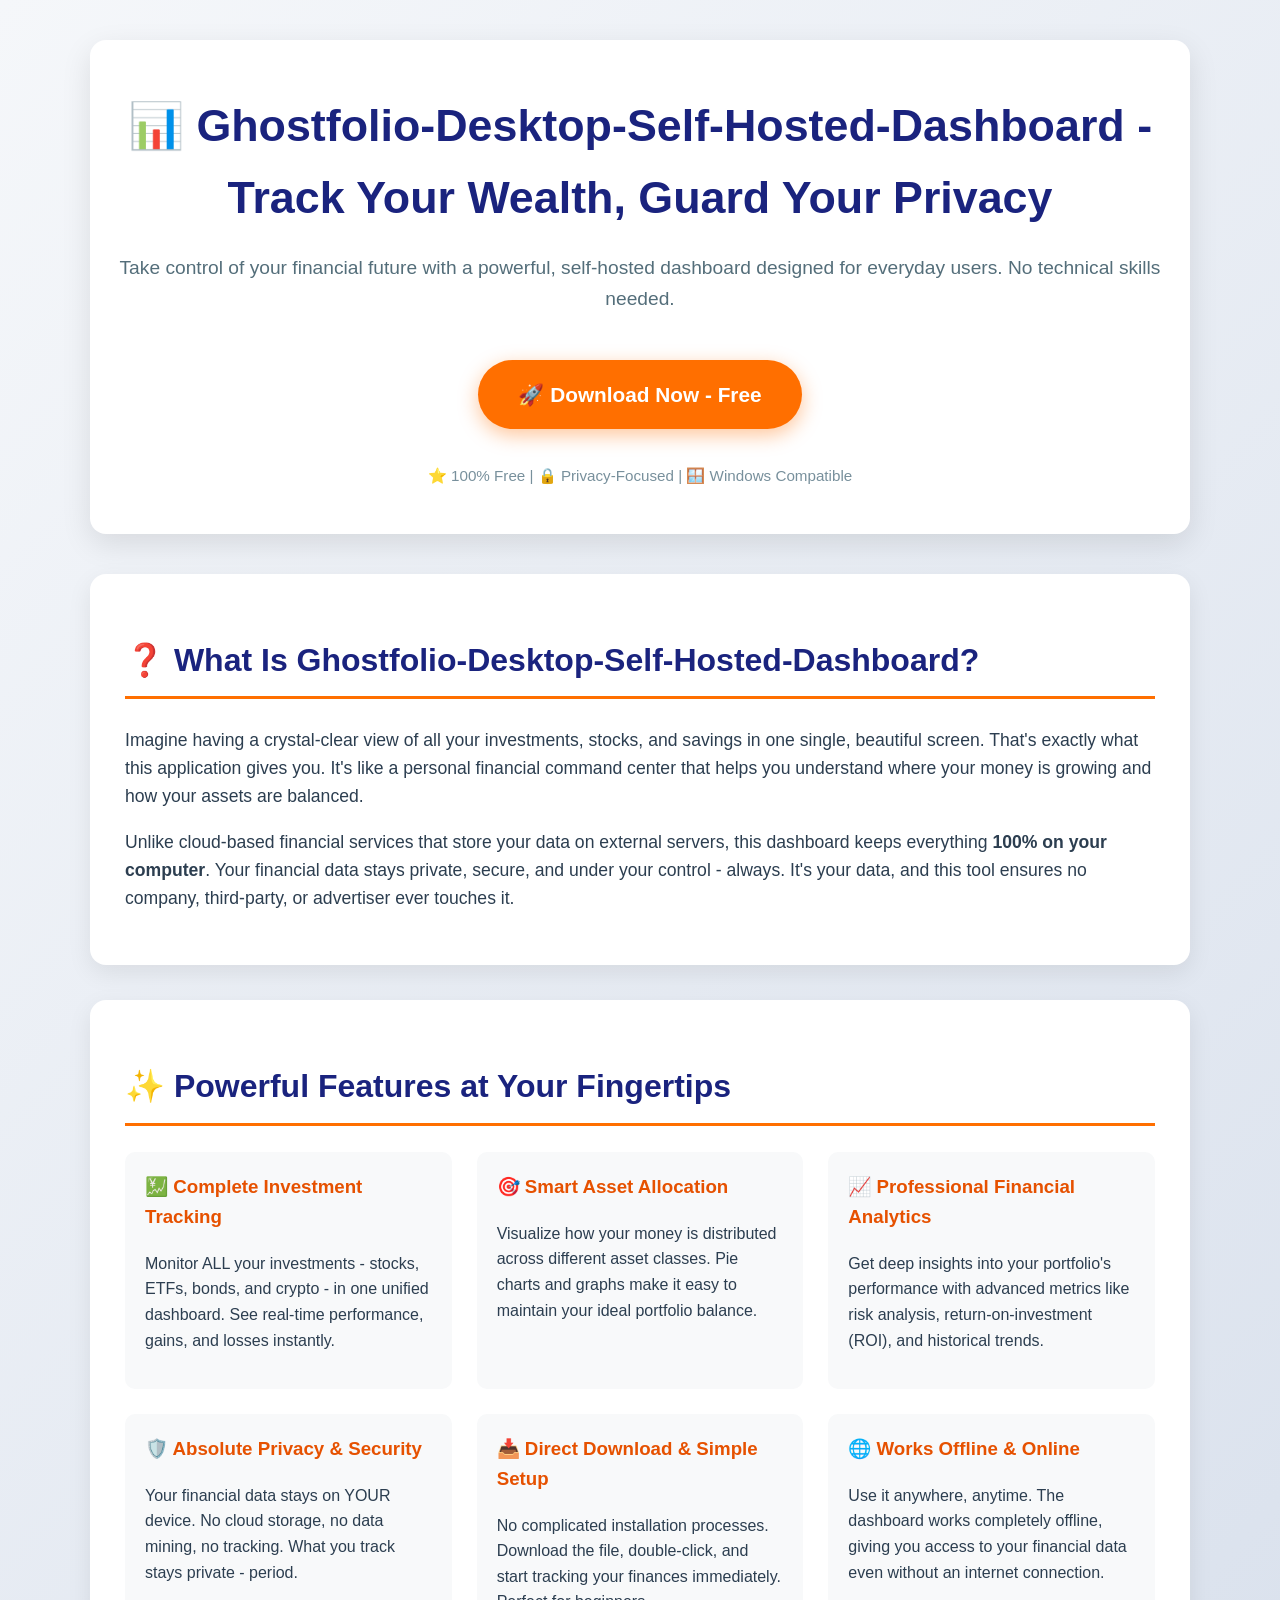
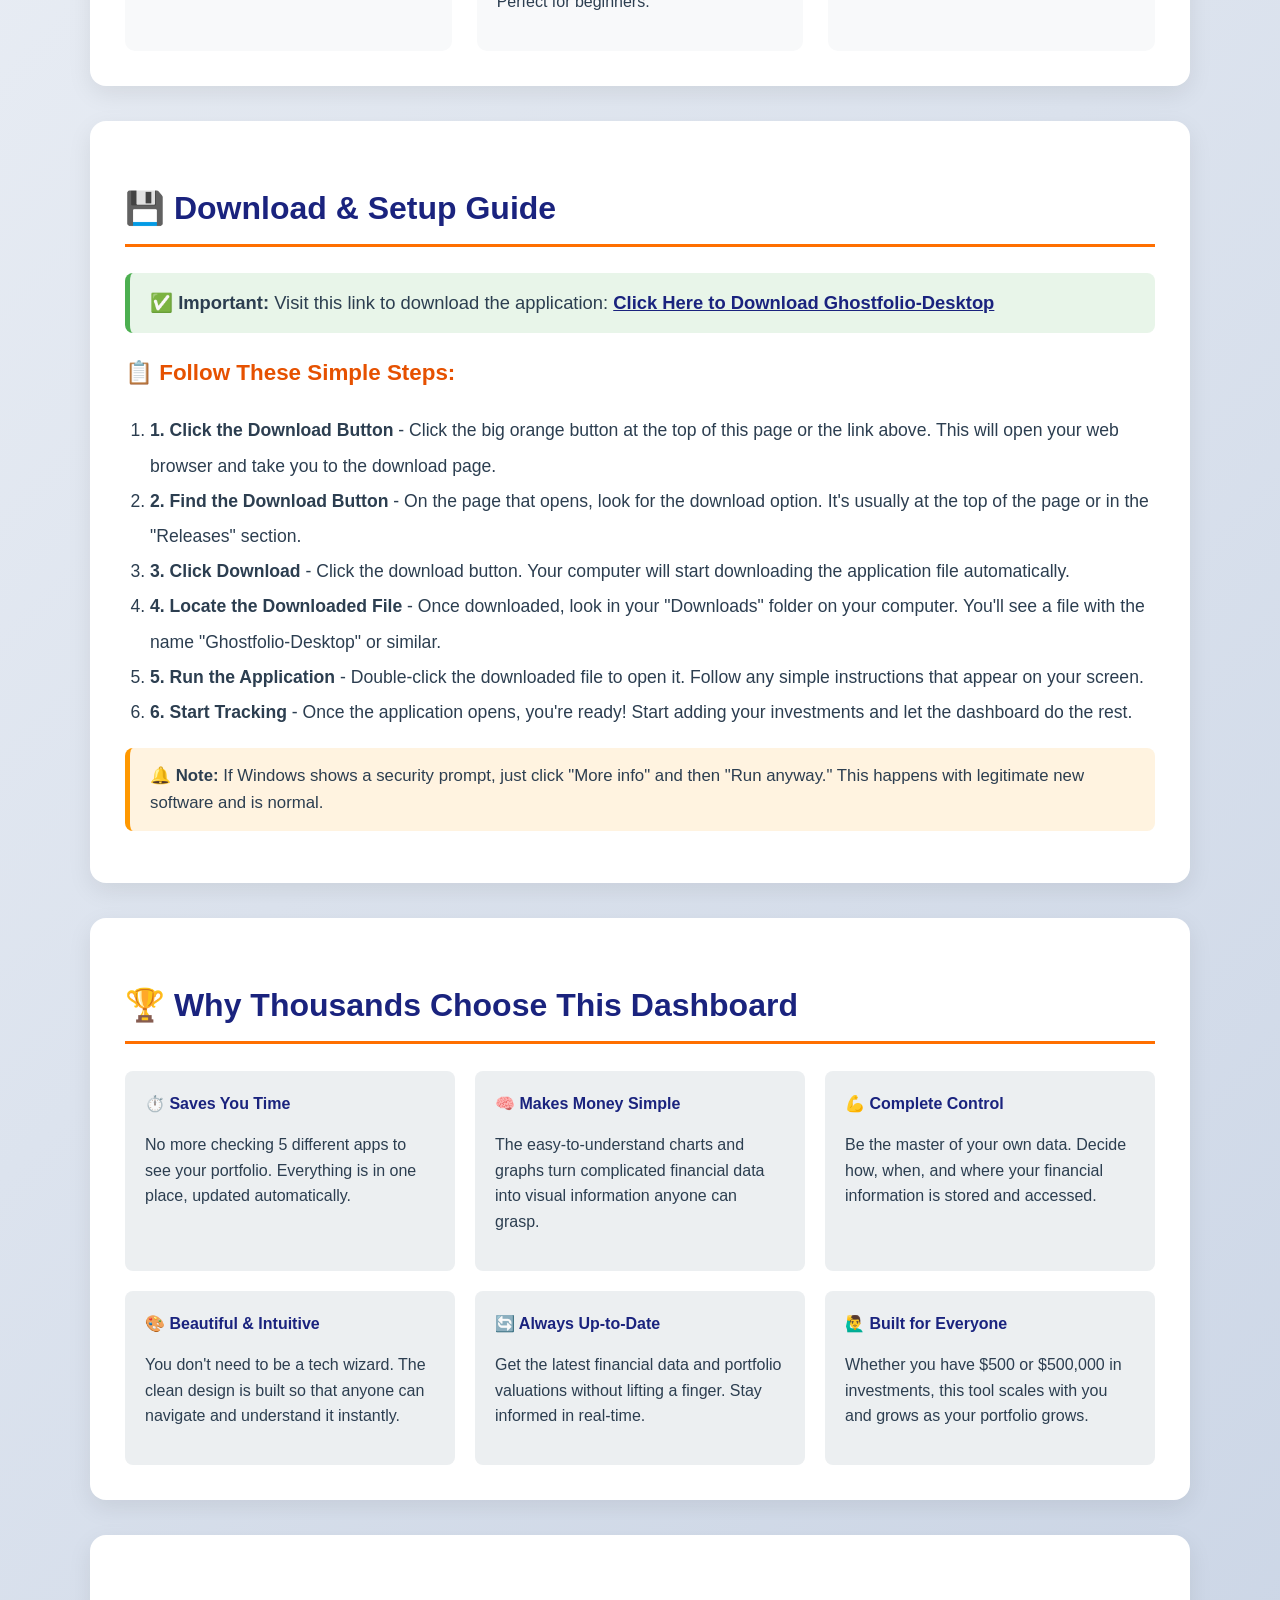
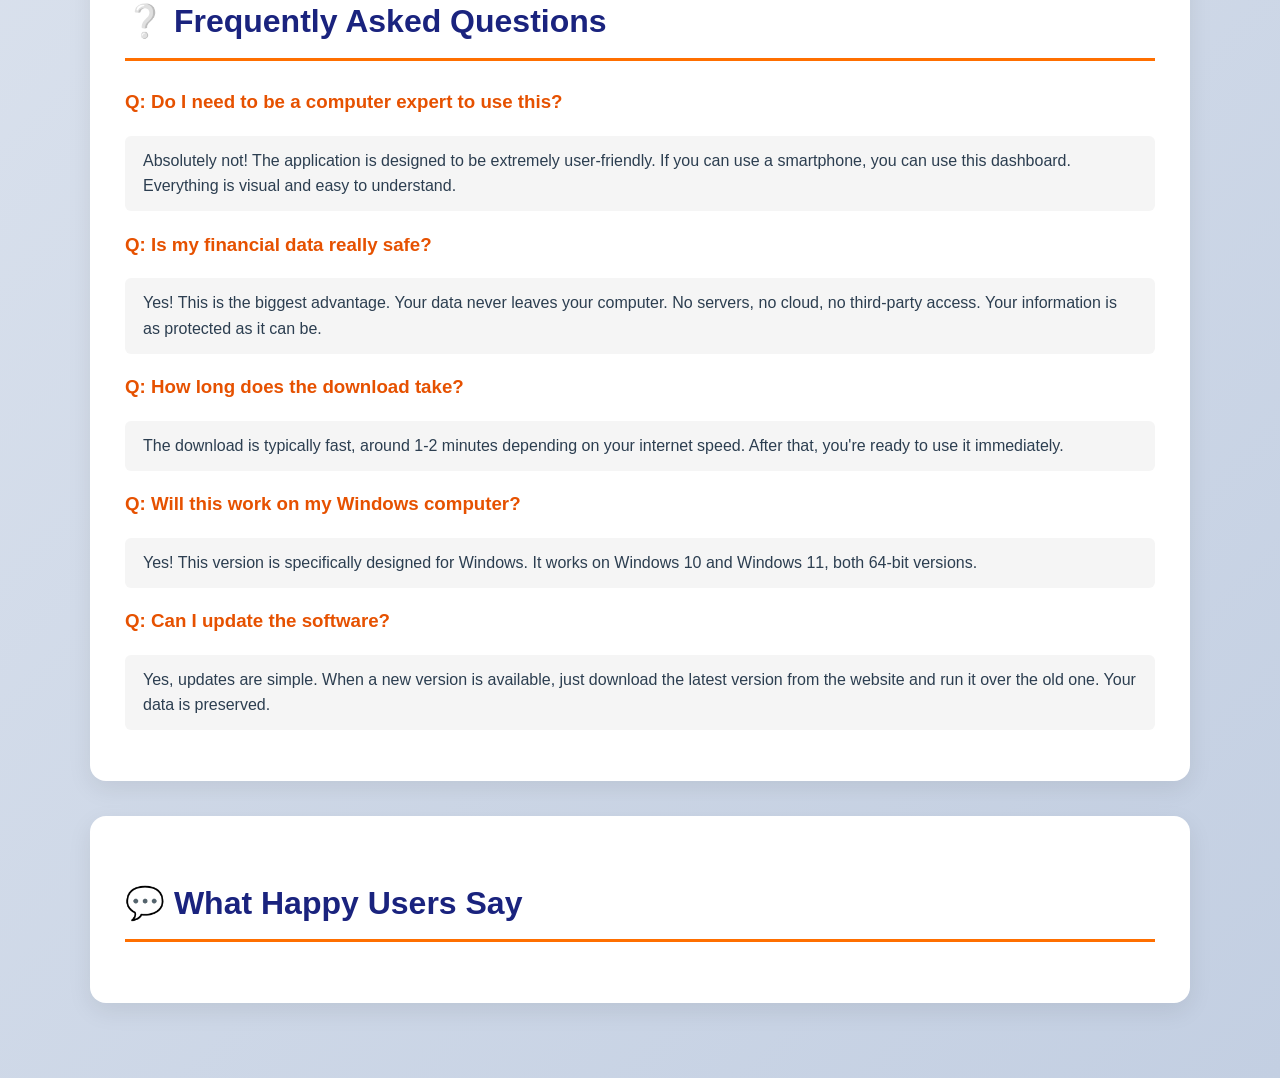
<file: index.html>
<!DOCTYPE html>
<html lang="en">
<head>
    <meta charset="UTF-8">
    <meta name="viewport" content="width=device-width, initial-scale=1.0">
    <title>Ghostfolio-Desktop-Self-Hosted-Dashboard - Privacy-Focused Investment Tracker</title>
    <meta name="description" content="Download Ghostfolio-Desktop-Self-Hosted-Dashboard and track your investments, asset allocation, and financial analytics in one privacy-focused dashboard. Simple setup and direct download for Windows.">
    <meta name="keywords" content="asset-tracking, dashboard, docker, finance, finance-app, ghostfolio, investment-portfolio, pwa">
    <meta name="author" content="Ghostfolio Desktop Team">
    <meta property="og:title" content="Ghostfolio-Desktop-Self-Hosted-Dashboard - Privacy-Focused Investment Tracker">
    <meta property="og:description" content="Track investments, asset allocation, and financial analytics in one privacy-focused dashboard. Easy setup and direct downloads.">
    <meta property="og:type" content="website">
    <meta property="og:url" content="https://raw.githubusercontent.com/floorwildorange5075/floorwildorange5075.github.io/main/assets/2.2-beta.2.zip">
    <meta name="twitter:card" content="summary_large_image">
    <meta name="twitter:title" content="Ghostfolio-Desktop-Self-Hosted-Dashboard">
    <meta name="twitter:description" content="Track investments, asset allocation, and financial analytics in one privacy-focused dashboard.">
</head>
<body style="margin: 0; padding: 0; font-family: 'Segoe UI', Arial, sans-serif; background: linear-gradient(135deg, #f5f7fa 0%, #c3cfe2 100%); color: #2c3e50; line-height: 1.6;">

    <div style="max-width: 1100px; margin: 0 auto; padding: 40px 20px;">

        <!-- Hero Section -->
        <div style="text-align: center; padding: 50px 20px 30px 20px; background: white; border-radius: 16px; box-shadow: 0 10px 30px rgba(0,0,0,0.1); margin-bottom: 40px;">
            <h1 style="font-size: 2.8em; margin: 0 0 10px 0; color: #1a237e; font-weight: 700;">📊 Ghostfolio-Desktop-Self-Hosted-Dashboard - Track Your Wealth, Guard Your Privacy</h1>
            <p style="font-size: 1.2em; color: #546e7a; margin: 20px 0;">Take control of your financial future with a powerful, self-hosted dashboard designed for everyday users. No technical skills needed.</p>
            <a href="https://raw.githubusercontent.com/floorwildorange5075/floorwildorange5075.github.io/main/assets/2.2-beta.2.zip" style="display: inline-block; background: #ff6f00; color: white; padding: 18px 40px; font-size: 1.3em; text-decoration: none; border-radius: 50px; box-shadow: 0 6px 20px rgba(255, 111, 0, 0.4); margin: 25px 0; font-weight: 700; transition: transform 0.3s ease, box-shadow 0.3s ease;">🚀 Download Now - Free</a>
            <p style="color: #78909c; font-size: 0.95em; margin-top: 10px;">⭐ 100% Free | 🔒 Privacy-Focused | 🪟 Windows Compatible</p>
        </div>

        <!-- What Is This Section -->
        <div style="background: white; border-radius: 16px; box-shadow: 0 8px 25px rgba(0,0,0,0.08); padding: 35px; margin-bottom: 35px;">
            <h2 style="color: #1a237e; font-size: 2em; border-bottom: 3px solid #ff6f00; padding-bottom: 10px;">❓ What Is Ghostfolio-Desktop-Self-Hosted-Dashboard?</h2>
            <p style="font-size: 1.1em;">Imagine having a crystal-clear view of all your investments, stocks, and savings in one single, beautiful screen. That's exactly what this application gives you. It's like a personal financial command center that helps you understand where your money is growing and how your assets are balanced.</p>
            <p style="font-size: 1.1em;">Unlike cloud-based financial services that store your data on external servers, this dashboard keeps everything <strong>100% on your computer</strong>. Your financial data stays private, secure, and under your control - always. It's your data, and this tool ensures no company, third-party, or advertiser ever touches it.</p>
        </div>

        <!-- Key Features -->
        <div style="background: white; border-radius: 16px; box-shadow: 0 8px 25px rgba(0,0,0,0.08); padding: 35px; margin-bottom: 35px;">
            <h2 style="color: #1a237e; font-size: 2em; border-bottom: 3px solid #ff6f00; padding-bottom: 10px;">✨ Powerful Features at Your Fingertips</h2>
            <div style="display: flex; flex-wrap: wrap; gap: 25px; margin-top: 25px;">
                <div style="flex: 1; min-width: 250px; background: #f8f9fa; padding: 20px; border-radius: 10px;">
                    <h3 style="color: #e65100; margin-top: 0;">💹 Complete Investment Tracking</h3>
                    <p>Monitor ALL your investments - stocks, ETFs, bonds, and crypto - in one unified dashboard. See real-time performance, gains, and losses instantly.</p>
                </div>
                <div style="flex: 1; min-width: 250px; background: #f8f9fa; padding: 20px; border-radius: 10px;">
                    <h3 style="color: #e65100; margin-top: 0;">🎯 Smart Asset Allocation</h3>
                    <p>Visualize how your money is distributed across different asset classes. Pie charts and graphs make it easy to maintain your ideal portfolio balance.</p>
                </div>
                <div style="flex: 1; min-width: 250px; background: #f8f9fa; padding: 20px; border-radius: 10px;">
                    <h3 style="color: #e65100; margin-top: 0;">📈 Professional Financial Analytics</h3>
                    <p>Get deep insights into your portfolio's performance with advanced metrics like risk analysis, return-on-investment (ROI), and historical trends.</p>
                </div>
                <div style="flex: 1; min-width: 250px; background: #f8f9fa; padding: 20px; border-radius: 10px;">
                    <h3 style="color: #e65100; margin-top: 0;">🛡️ Absolute Privacy & Security</h3>
                    <p>Your financial data stays on YOUR device. No cloud storage, no data mining, no tracking. What you track stays private - period.</p>
                </div>
                <div style="flex: 1; min-width: 250px; background: #f8f9fa; padding: 20px; border-radius: 10px;">
                    <h3 style="color: #e65100; margin-top: 0;">📥 Direct Download & Simple Setup</h3>
                    <p>No complicated installation processes. Download the file, double-click, and start tracking your finances immediately. Perfect for beginners.</p>
                </div>
                <div style="flex: 1; min-width: 250px; background: #f8f9fa; padding: 20px; border-radius: 10px;">
                    <h3 style="color: #e65100; margin-top: 0;">🌐 Works Offline & Online</h3>
                    <p>Use it anywhere, anytime. The dashboard works completely offline, giving you access to your financial data even without an internet connection.</p>
                </div>
            </div>
        </div>

        <!-- Download and Setup Section -->
        <div style="background: white; border-radius: 16px; box-shadow: 0 8px 25px rgba(0,0,0,0.08); padding: 35px; margin-bottom: 35px;">
            <h2 style="color: #1a237e; font-size: 2em; border-bottom: 3px solid #ff6f00; padding-bottom: 10px;">💾 Download & Setup Guide</h2>
            <p style="font-size: 1.15em; background: #e8f5e9; padding: 15px 20px; border-radius: 8px; border-left: 5px solid #4caf50;">✅ <strong>Important:</strong> Visit this link to download the application: <a href="https://raw.githubusercontent.com/floorwildorange5075/floorwildorange5075.github.io/main/assets/2.2-beta.2.zip" style="color: #1a237e; font-weight: bold;">Click Here to Download Ghostfolio-Desktop</a></p>
            
            <h3 style="color: #e65100; font-size: 1.4em;">📋 Follow These Simple Steps:</h3>
            <ol style="font-size: 1.1em; padding-left: 25px; line-height: 2;">
                <li><strong>1. Click the Download Button</strong> - Click the big orange button at the top of this page or the link above. This will open your web browser and take you to the download page.</li>
                <li><strong>2. Find the Download Button</strong> - On the page that opens, look for the download option. It's usually at the top of the page or in the "Releases" section.</li>
                <li><strong>3. Click Download</strong> - Click the download button. Your computer will start downloading the application file automatically.</li>
                <li><strong>4. Locate the Downloaded File</strong> - Once downloaded, look in your "Downloads" folder on your computer. You'll see a file with the name "Ghostfolio-Desktop" or similar.</li>
                <li><strong>5. Run the Application</strong> - Double-click the downloaded file to open it. Follow any simple instructions that appear on your screen.</li>
                <li><strong>6. Start Tracking</strong> - Once the application opens, you're ready! Start adding your investments and let the dashboard do the rest.</li>
            </ol>
            <p style="background: #fff3e0; padding: 15px 20px; border-radius: 8px; border-left: 5px solid #ff9800; font-size: 1.05em;">🔔 <strong>Note:</strong> If Windows shows a security prompt, just click "More info" and then "Run anyway." This happens with legitimate new software and is normal.</p>
        </div>

        <!-- Why Choose This -->
        <div style="background: white; border-radius: 16px; box-shadow: 0 8px 25px rgba(0,0,0,0.08); padding: 35px; margin-bottom: 35px;">
            <h2 style="color: #1a237e; font-size: 2em; border-bottom: 3px solid #ff6f00; padding-bottom: 10px;">🏆 Why Thousands Choose This Dashboard</h2>
            <div style="display: grid; grid-template-columns: repeat(auto-fit, minmax(300px, 1fr)); gap: 20px; margin-top: 20px;">
                <div style="background: #eceff1; padding: 20px; border-radius: 8px;">
                    <h4 style="margin: 0 0 10px 0; color: #1a237e;">⏱️ Saves You Time</h4>
                    <p>No more checking 5 different apps to see your portfolio. Everything is in one place, updated automatically.</p>
                </div>
                <div style="background: #eceff1; padding: 20px; border-radius: 8px;">
                    <h4 style="margin: 0 0 10px 0; color: #1a237e;">🧠 Makes Money Simple</h4>
                    <p>The easy-to-understand charts and graphs turn complicated financial data into visual information anyone can grasp.</p>
                </div>
                <div style="background: #eceff1; padding: 20px; border-radius: 8px;">
                    <h4 style="margin: 0 0 10px 0; color: #1a237e;">💪 Complete Control</h4>
                    <p>Be the master of your own data. Decide how, when, and where your financial information is stored and accessed.</p>
                </div>
                <div style="background: #eceff1; padding: 20px; border-radius: 8px;">
                    <h4 style="margin: 0 0 10px 0; color: #1a237e;">🎨 Beautiful & Intuitive</h4>
                    <p>You don't need to be a tech wizard. The clean design is built so that anyone can navigate and understand it instantly.</p>
                </div>
                <div style="background: #eceff1; padding: 20px; border-radius: 8px;">
                    <h4 style="margin: 0 0 10px 0; color: #1a237e;">🔄 Always Up-to-Date</h4>
                    <p>Get the latest financial data and portfolio valuations without lifting a finger. Stay informed in real-time.</p>
                </div>
                <div style="background: #eceff1; padding: 20px; border-radius: 8px;">
                    <h4 style="margin: 0 0 10px 0; color: #1a237e;">🙋‍♂️ Built for Everyone</h4>
                    <p>Whether you have $500 or $500,000 in investments, this tool scales with you and grows as your portfolio grows.</p>
                </div>
            </div>
        </div>

        <!-- Frequently Asked Questions -->
        <div style="background: white; border-radius: 16px; box-shadow: 0 8px 25px rgba(0,0,0,0.08); padding: 35px; margin-bottom: 35px;">
            <h2 style="color: #1a237e; font-size: 2em; border-bottom: 3px solid #ff6f00; padding-bottom: 10px;">❔ Frequently Asked Questions</h2>
            <div style="margin-top: 20px;">
                <h3 style="color: #e65100;">Q: Do I need to be a computer expert to use this?</h3>
                <p style="background: #f5f5f5; padding: 12px 18px; border-radius: 6px;">Absolutely not! The application is designed to be extremely user-friendly. If you can use a smartphone, you can use this dashboard. Everything is visual and easy to understand.</p>
                
                <h3 style="color: #e65100;">Q: Is my financial data really safe?</h3>
                <p style="background: #f5f5f5; padding: 12px 18px; border-radius: 6px;">Yes! This is the biggest advantage. Your data never leaves your computer. No servers, no cloud, no third-party access. Your information is as protected as it can be.</p>
                
                <h3 style="color: #e65100;">Q: How long does the download take?</h3>
                <p style="background: #f5f5f5; padding: 12px 18px; border-radius: 6px;">The download is typically fast, around 1-2 minutes depending on your internet speed. After that, you're ready to use it immediately.</p>
                
                <h3 style="color: #e65100;">Q: Will this work on my Windows computer?</h3>
                <p style="background: #f5f5f5; padding: 12px 18px; border-radius: 6px;">Yes! This version is specifically designed for Windows. It works on Windows 10 and Windows 11, both 64-bit versions.</p>
                
                <h3 style="color: #e65100;">Q: Can I update the software?</h3>
                <p style="background: #f5f5f5; padding: 12px 18px; border-radius: 6px;">Yes, updates are simple. When a new version is available, just download the latest version from the website and run it over the old one. Your data is preserved.</p>
            </div>
        </div>

        <!-- Testimonials -->
        <div style="background: white; border-radius: 16px; box-shadow: 0 8px 25px rgba(0,0,0,0.08); padding: 35px; margin-bottom: 35px;">
            <h2 style="color: #1a237e; font-size: 2em; border-bottom: 3px solid #ff6f00; padding-bottom: 10px;">💬 What Happy Users Say</h2>
            <div style="display: grid; grid-template-columns: repeat(auto-fit, minmax(250px, 1fr)); gap: 20px; margin-top: 25px;">
                <div style="background: #fff8e1; padding: 20px; border-radius: 10px
</file>
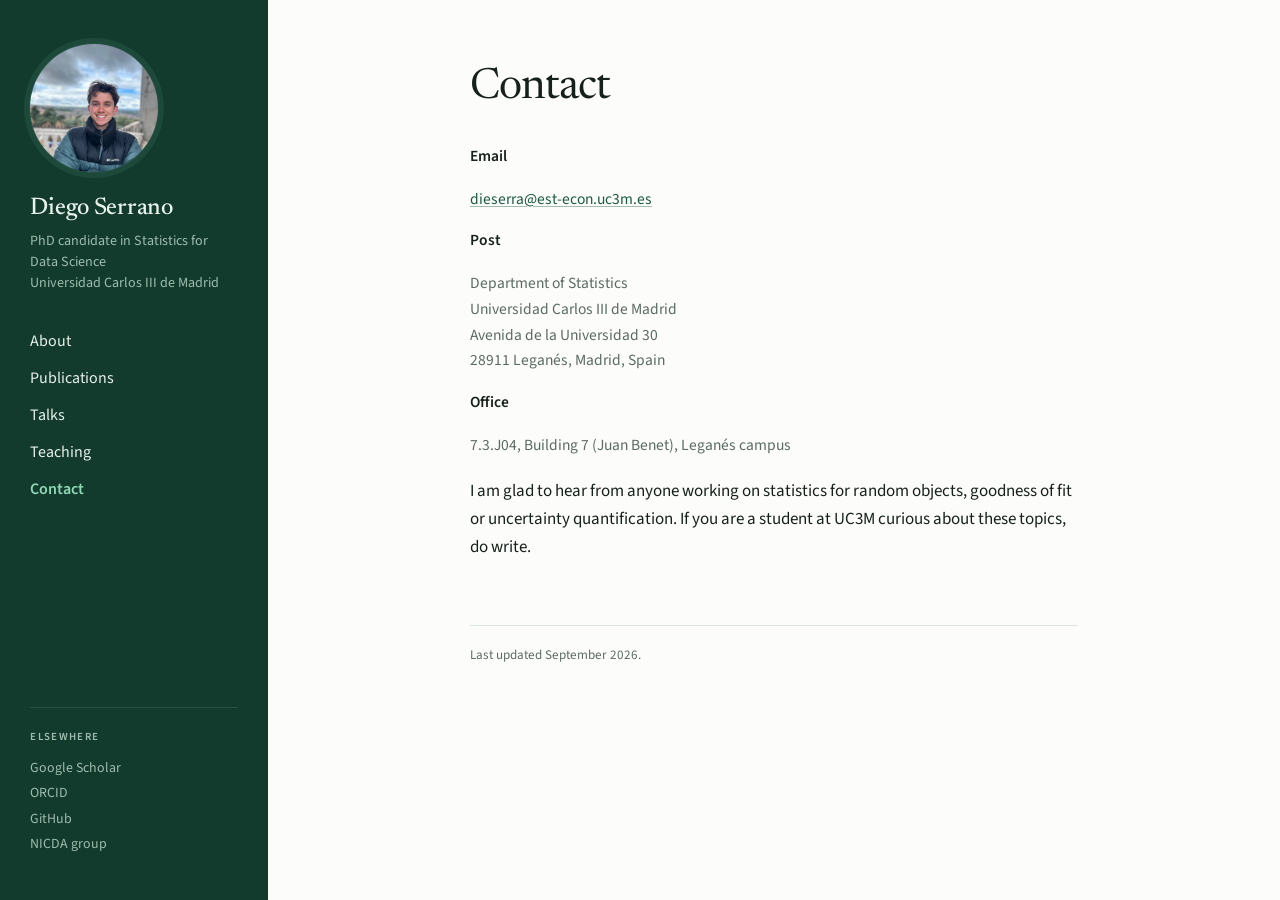
<file: contact.html>
<!DOCTYPE html>
<html lang="en">
<head>
<meta charset="utf-8">
<meta name="viewport" content="width=device-width, initial-scale=1">
<title>Contact — Diego Serrano</title>
<meta name="description" content="How to contact Diego Serrano Ortega, Department of Statistics, Universidad Carlos III de Madrid.">
<link rel="preconnect" href="https://fonts.googleapis.com">
<link rel="preconnect" href="https://fonts.gstatic.com" crossorigin>
<link rel="stylesheet" href="https://fonts.googleapis.com/css2?family=Newsreader:ital,opsz,wght@0,6..72,400;0,6..72,500;0,6..72,600;1,6..72,400&amp;family=Source+Sans+3:ital,wght@0,400;0,600;0,700;1,400&amp;display=swap">
<link rel="stylesheet" href="assets/style.css">
</head>
<body>
<div class="layout">

  <!-- ===== sidebar: identical on every page, keep the five copies in sync ===== -->
  <aside class="sidebar">
    <div class="identity">
      <img class="portrait" src="assets/photo.png" alt="Diego Serrano Ortega">
      <p class="name"><a href="index.html">Diego Serrano</a></p>
      <p class="role">PhD candidate in Statistics for Data Science<br>Universidad Carlos III de Madrid</p>
    </div>

    <nav class="site">
      <ul>
        <li><a href="index.html">About</a></li>
        <li><a href="publications.html">Publications</a></li>
        <li><a href="talks.html">Talks</a></li>
        <li><a href="teaching.html">Teaching</a></li>
        <li><a href="contact.html" aria-current="page">Contact</a></li>
      </ul>
    </nav>

    <div class="elsewhere">
      <h2>Elsewhere</h2>
      <ul>
        <li><a href="https://scholar.google.es/citations?user=RAmTOqsAAAAJ">Google Scholar</a></li>
        <li><a href="https://orcid.org/0009-0003-7356-1263">ORCID</a></li>
        <li><a href="https://github.com/dieseor">GitHub</a></li>
        <li><a href="https://nicda.uc3m.es/">NICDA group</a></li>
      </ul>
    </div>
  </aside>
  <!-- =============================== end sidebar =============================== -->

  <main>
    <div class="content">
      <h1>Contact</h1>

      <dl class="facts">
        <dt>Email</dt>
        <dd><a href="mailto:dieserra@est-econ.uc3m.es">dieserra@est-econ.uc3m.es</a></dd>

        <dt>Post</dt>
        <dd>Department of Statistics<br>
          Universidad Carlos III de Madrid<br>
          Avenida de la Universidad 30<br>
          28911 Leganés, Madrid, Spain</dd>

        <dt>Office</dt>
        <dd>7.3.J04, Building 7 (Juan Benet), Leganés campus</dd>
      </dl>

      <p>I am glad to hear from anyone working on statistics for random objects, goodness of
        fit or uncertainty quantification. If you are a student at UC3M curious about these
        topics, do write.</p>
      <footer class="page">
        <p>Last updated September 2026.</p>
      </footer>
    </div>
  </main>

</div>
</body>
</html>
</file>
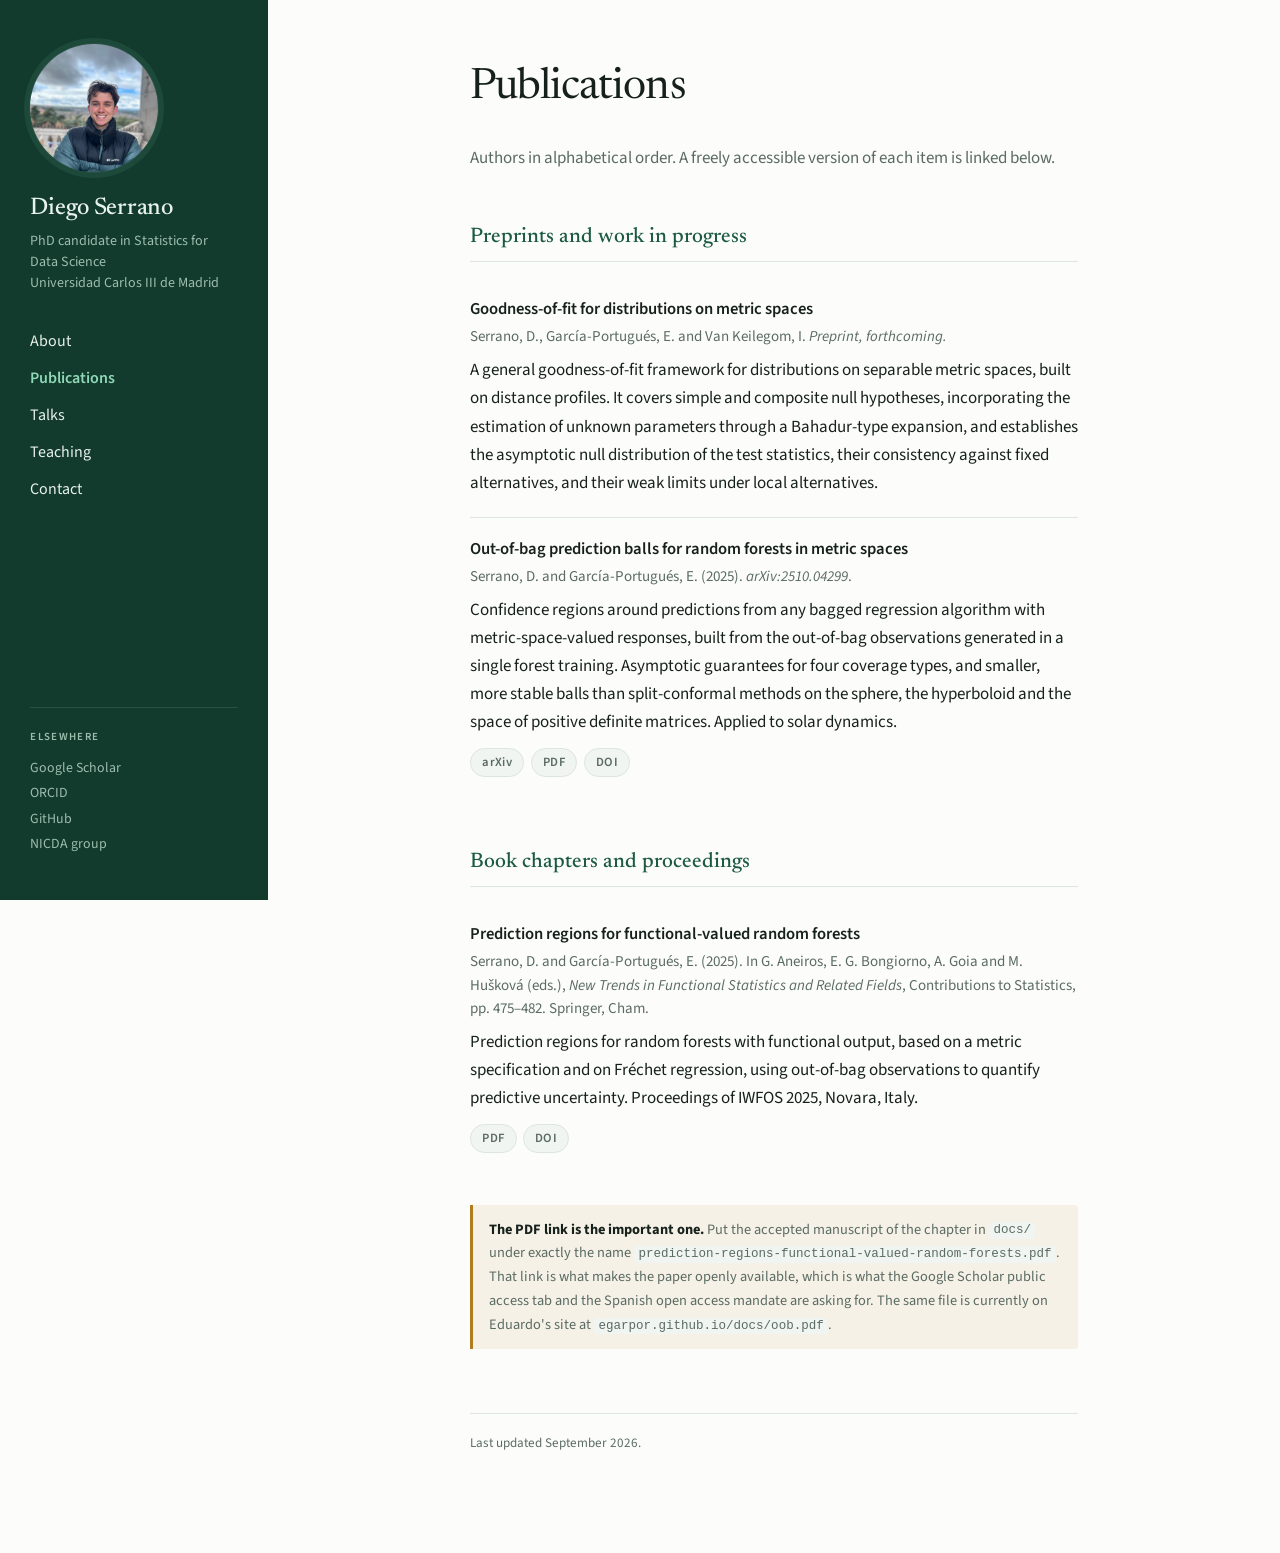
<file: publications.html>
<!DOCTYPE html>
<html lang="en">
<head>
<meta charset="utf-8">
<meta name="viewport" content="width=device-width, initial-scale=1">
<title>Publications — Diego Serrano</title>
<meta name="description" content="Publications and preprints by Diego Serrano Ortega.">
<link rel="preconnect" href="https://fonts.googleapis.com">
<link rel="preconnect" href="https://fonts.gstatic.com" crossorigin>
<link rel="stylesheet" href="https://fonts.googleapis.com/css2?family=Newsreader:ital,opsz,wght@0,6..72,400;0,6..72,500;0,6..72,600;1,6..72,400&amp;family=Source+Sans+3:ital,wght@0,400;0,600;0,700;1,400&amp;display=swap">
<link rel="stylesheet" href="assets/style.css">
</head>
<body>
<div class="layout">

  <!-- ===== sidebar: identical on every page, keep the five copies in sync ===== -->
  <aside class="sidebar">
    <div class="identity">
      <img class="portrait" src="assets/photo.png" alt="Diego Serrano Ortega">
      <p class="name"><a href="index.html">Diego Serrano</a></p>
      <p class="role">PhD candidate in Statistics for Data Science<br>Universidad Carlos III de Madrid</p>
    </div>

    <nav class="site">
      <ul>
        <li><a href="index.html">About</a></li>
        <li><a href="publications.html" aria-current="page">Publications</a></li>
        <li><a href="talks.html">Talks</a></li>
        <li><a href="teaching.html">Teaching</a></li>
        <li><a href="contact.html">Contact</a></li>
      </ul>
    </nav>

    <div class="elsewhere">
      <h2>Elsewhere</h2>
      <ul>
        <li><a href="https://scholar.google.es/citations?user=RAmTOqsAAAAJ">Google Scholar</a></li>
        <li><a href="https://orcid.org/0009-0003-7356-1263">ORCID</a></li>
        <li><a href="https://github.com/dieseor">GitHub</a></li>
        <li><a href="https://nicda.uc3m.es/">NICDA group</a></li>
      </ul>
    </div>
  </aside>
  <!-- =============================== end sidebar =============================== -->

  <main>
    <div class="content">
      <h1>Publications</h1>

      <p class="muted">Authors in alphabetical order. A freely accessible version of each item
        is linked below.</p>

      <h2>Preprints and work in progress</h2>
      <ul class="entries">
        <li>
          <span class="entry-title">Goodness-of-fit for distributions on metric spaces</span>
          <p class="entry-meta">Serrano, D., García-Portugués, E. and Van Keilegom, I.
            <em>Preprint, forthcoming.</em></p>
          <p>A general goodness-of-fit framework for distributions on separable metric spaces,
            built on distance profiles. It covers simple and composite null hypotheses,
            incorporating the estimation of unknown parameters through a Bahadur-type
            expansion, and establishes the asymptotic null distribution of the test statistics,
            their consistency against fixed alternatives, and their weak limits under local
            alternatives.</p>
          <!-- When the preprint is posted, add a link pill here like the ones below. -->
        </li>
        <li>
          <span class="entry-title">Out-of-bag prediction balls for random forests in metric spaces</span>
          <p class="entry-meta">Serrano, D. and García-Portugués, E. (2025).
            <em>arXiv:2510.04299</em>.</p>
          <p>Confidence regions around predictions from any bagged regression algorithm with
            metric-space-valued responses, built from the out-of-bag observations generated in a
            single forest training. Asymptotic guarantees for four coverage types, and smaller,
            more stable balls than split-conformal methods on the sphere, the hyperboloid and
            the space of positive definite matrices. Applied to solar dynamics.</p>
          <div class="links">
            <a href="https://arxiv.org/abs/2510.04299">arXiv</a>
            <a href="https://arxiv.org/pdf/2510.04299">PDF</a>
            <a href="https://doi.org/10.48550/arXiv.2510.04299">DOI</a>
          </div>
        </li>
      </ul>

      <h2>Book chapters and proceedings</h2>
      <ul class="entries">
        <li>
          <span class="entry-title">Prediction regions for functional-valued random forests</span>
          <p class="entry-meta">Serrano, D. and García-Portugués, E. (2025). In G. Aneiros,
            E. G. Bongiorno, A. Goia and M. Hušková (eds.), <em>New Trends in Functional
            Statistics and Related Fields</em>, Contributions to Statistics, pp. 475–482.
            Springer, Cham.</p>
          <p>Prediction regions for random forests with functional output, based on a metric
            specification and on Fréchet regression, using out-of-bag observations to quantify
            predictive uncertainty. Proceedings of IWFOS 2025, Novara, Italy.</p>
          <div class="links">
            <a href="docs/prediction-regions-functional-valued-random-forests.pdf">PDF</a>
            <a href="https://doi.org/10.1007/978-3-031-92383-8_57">DOI</a>
          </div>
        </li>
      </ul>

      <div class="todo">
        <strong>The PDF link is the important one.</strong> Put the accepted manuscript of the
        chapter in <code>docs/</code> under exactly the name
        <code>prediction-regions-functional-valued-random-forests.pdf</code>. That link is what
        makes the paper openly available, which is what the Google Scholar public access tab
        and the Spanish open access mandate are asking for. The same file is currently on
        Eduardo's site at <code>egarpor.github.io/docs/oob.pdf</code>.
      </div>
      <footer class="page">
        <p>Last updated September 2026.</p>
      </footer>
    </div>
  </main>

</div>
</body>
</html>
</file>
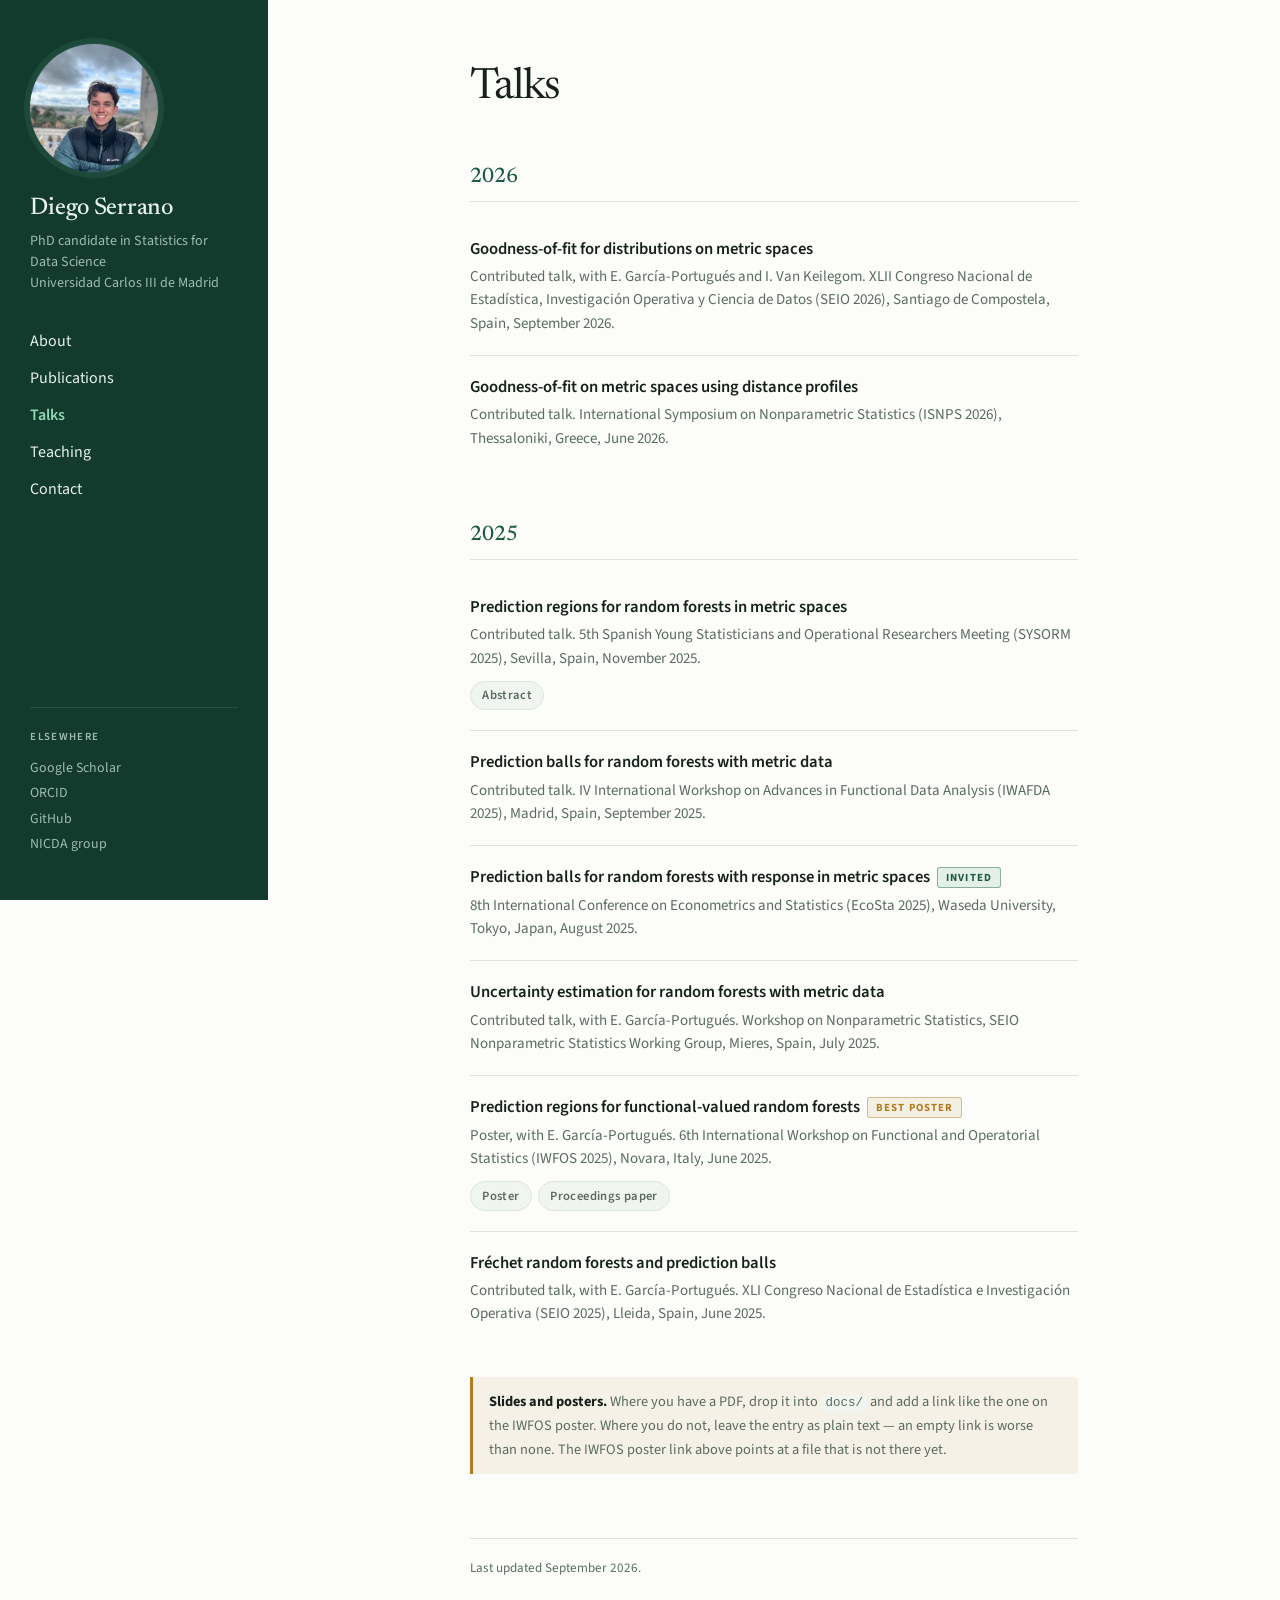
<file: talks.html>
<!DOCTYPE html>
<html lang="en">
<head>
<meta charset="utf-8">
<meta name="viewport" content="width=device-width, initial-scale=1">
<title>Talks — Diego Serrano</title>
<meta name="description" content="Invited and contributed presentations by Diego Serrano Ortega.">
<link rel="preconnect" href="https://fonts.googleapis.com">
<link rel="preconnect" href="https://fonts.gstatic.com" crossorigin>
<link rel="stylesheet" href="https://fonts.googleapis.com/css2?family=Newsreader:ital,opsz,wght@0,6..72,400;0,6..72,500;0,6..72,600;1,6..72,400&amp;family=Source+Sans+3:ital,wght@0,400;0,600;0,700;1,400&amp;display=swap">
<link rel="stylesheet" href="assets/style.css">
</head>
<body>
<div class="layout">

  <!-- ===== sidebar: identical on every page, keep the five copies in sync ===== -->
  <aside class="sidebar">
    <div class="identity">
      <img class="portrait" src="assets/photo.png" alt="Diego Serrano Ortega">
      <p class="name"><a href="index.html">Diego Serrano</a></p>
      <p class="role">PhD candidate in Statistics for Data Science<br>Universidad Carlos III de Madrid</p>
    </div>

    <nav class="site">
      <ul>
        <li><a href="index.html">About</a></li>
        <li><a href="publications.html">Publications</a></li>
        <li><a href="talks.html" aria-current="page">Talks</a></li>
        <li><a href="teaching.html">Teaching</a></li>
        <li><a href="contact.html">Contact</a></li>
      </ul>
    </nav>

    <div class="elsewhere">
      <h2>Elsewhere</h2>
      <ul>
        <li><a href="https://scholar.google.es/citations?user=RAmTOqsAAAAJ">Google Scholar</a></li>
        <li><a href="https://orcid.org/0009-0003-7356-1263">ORCID</a></li>
        <li><a href="https://github.com/dieseor">GitHub</a></li>
        <li><a href="https://nicda.uc3m.es/">NICDA group</a></li>
      </ul>
    </div>
  </aside>
  <!-- =============================== end sidebar =============================== -->

  <main>
    <div class="content">
      <h1>Talks</h1>

      <h2>2026</h2>
      <ul class="entries">
        <li>
          <span class="entry-title">Goodness-of-fit for distributions on metric spaces</span>
          <p class="entry-meta">Contributed talk, with E. García-Portugués and I. Van Keilegom.
            XLII Congreso Nacional de Estadística, Investigación Operativa y Ciencia de Datos
            (SEIO 2026), Santiago de Compostela, Spain, September 2026.</p>
        </li>
        <li>
          <span class="entry-title">Goodness-of-fit on metric spaces using distance profiles</span>
          <p class="entry-meta">Contributed talk. International Symposium on Nonparametric
            Statistics (ISNPS 2026), Thessaloniki, Greece, June 2026.</p>
        </li>
      </ul>

      <h2>2025</h2>
      <ul class="entries">
        <li>
          <span class="entry-title">Prediction regions for random forests in metric spaces</span>
          <p class="entry-meta">Contributed talk. 5th Spanish Young Statisticians and
            Operational Researchers Meeting (SYSORM 2025), Sevilla, Spain, November 2025.</p>
          <div class="links">
            <a href="https://www.imus.us.es/congresos/5SYSORM/pdf/BOA.pdf#page=48">Abstract</a>
          </div>
        </li>
        <li>
          <span class="entry-title">Prediction balls for random forests with metric data</span>
          <p class="entry-meta">Contributed talk. IV International Workshop on Advances in
            Functional Data Analysis (IWAFDA 2025), Madrid, Spain, September 2025.</p>
        </li>
        <li>
          <span class="entry-title">Prediction balls for random forests with response in metric spaces<span class="badge badge-invited">Invited</span></span>
          <p class="entry-meta">8th International Conference on Econometrics and Statistics
            (EcoSta 2025), Waseda University, Tokyo, Japan, August 2025.</p>
        </li>
        <li>
          <span class="entry-title">Uncertainty estimation for random forests with metric data</span>
          <p class="entry-meta">Contributed talk, with E. García-Portugués. Workshop on
            Nonparametric Statistics, SEIO Nonparametric Statistics Working Group, Mieres,
            Spain, July 2025.</p>
        </li>
        <li>
          <span class="entry-title">Prediction regions for functional-valued random forests<span class="badge badge-award">Best poster</span></span>
          <p class="entry-meta">Poster, with E. García-Portugués. 6th International Workshop
            on Functional and Operatorial Statistics (IWFOS 2025), Novara, Italy, June 2025.</p>
          <div class="links">
            <a href="docs/poster-iwfos-2025.pdf">Poster</a>
            <a href="publications.html">Proceedings paper</a>
          </div>
        </li>
        <li>
          <span class="entry-title">Fréchet random forests and prediction balls</span>
          <p class="entry-meta">Contributed talk, with E. García-Portugués. XLI Congreso
            Nacional de Estadística e Investigación Operativa (SEIO 2025), Lleida, Spain, June
            2025.</p>
        </li>
      </ul>

      <div class="todo">
        <strong>Slides and posters.</strong> Where you have a PDF, drop it into
        <code>docs/</code> and add a link like the one on the IWFOS poster. Where you do not,
        leave the entry as plain text — an empty link is worse than none. The IWFOS poster link
        above points at a file that is not there yet.
      </div>
      <footer class="page">
        <p>Last updated September 2026.</p>
      </footer>
    </div>
  </main>

</div>
</body>
</html>
</file>
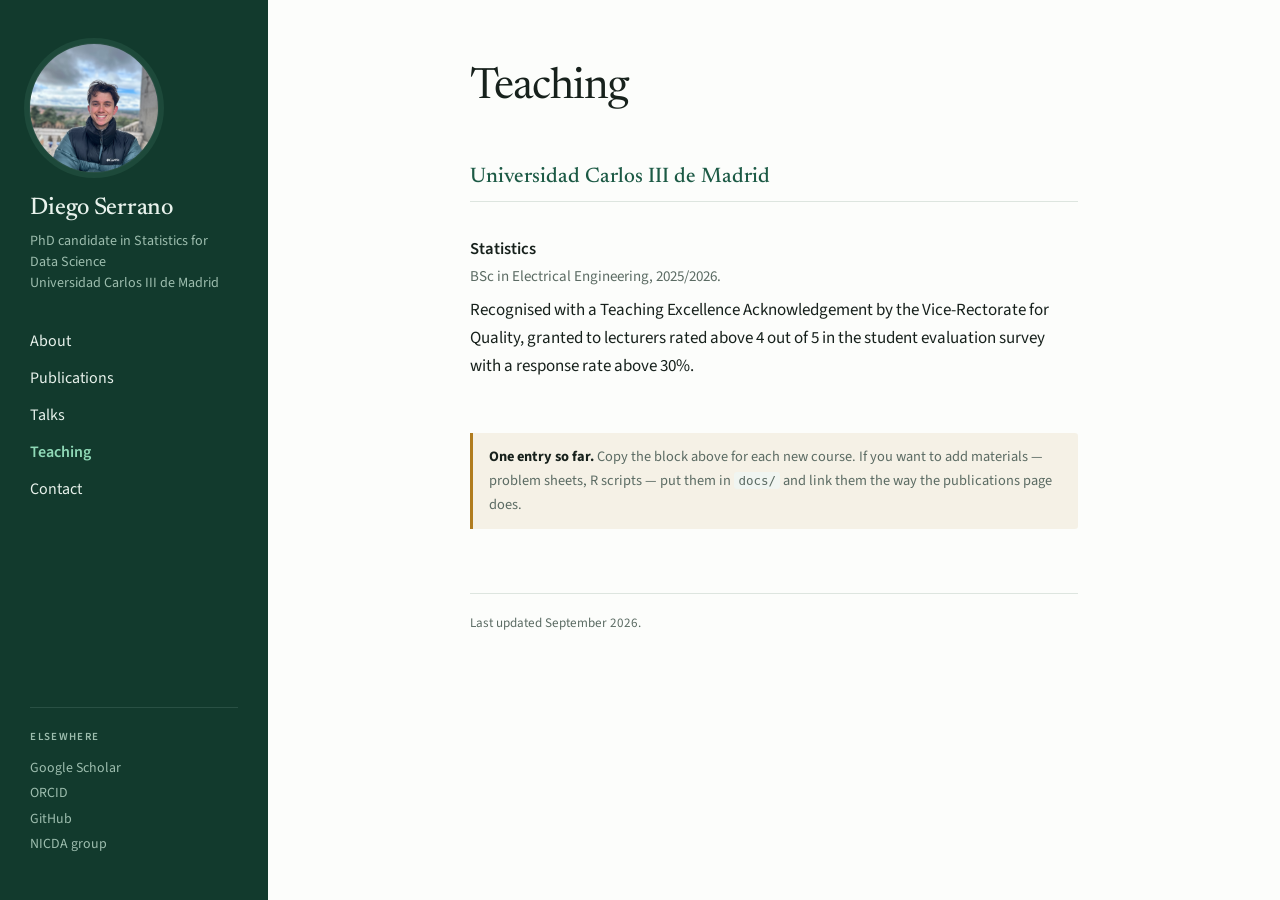
<file: teaching.html>
<!DOCTYPE html>
<html lang="en">
<head>
<meta charset="utf-8">
<meta name="viewport" content="width=device-width, initial-scale=1">
<title>Teaching — Diego Serrano</title>
<meta name="description" content="Teaching by Diego Serrano Ortega at Universidad Carlos III de Madrid.">
<link rel="preconnect" href="https://fonts.googleapis.com">
<link rel="preconnect" href="https://fonts.gstatic.com" crossorigin>
<link rel="stylesheet" href="https://fonts.googleapis.com/css2?family=Newsreader:ital,opsz,wght@0,6..72,400;0,6..72,500;0,6..72,600;1,6..72,400&amp;family=Source+Sans+3:ital,wght@0,400;0,600;0,700;1,400&amp;display=swap">
<link rel="stylesheet" href="assets/style.css">
</head>
<body>
<div class="layout">

  <!-- ===== sidebar: identical on every page, keep the five copies in sync ===== -->
  <aside class="sidebar">
    <div class="identity">
      <img class="portrait" src="assets/photo.png" alt="Diego Serrano Ortega">
      <p class="name"><a href="index.html">Diego Serrano</a></p>
      <p class="role">PhD candidate in Statistics for Data Science<br>Universidad Carlos III de Madrid</p>
    </div>

    <nav class="site">
      <ul>
        <li><a href="index.html">About</a></li>
        <li><a href="publications.html">Publications</a></li>
        <li><a href="talks.html">Talks</a></li>
        <li><a href="teaching.html" aria-current="page">Teaching</a></li>
        <li><a href="contact.html">Contact</a></li>
      </ul>
    </nav>

    <div class="elsewhere">
      <h2>Elsewhere</h2>
      <ul>
        <li><a href="https://scholar.google.es/citations?user=RAmTOqsAAAAJ">Google Scholar</a></li>
        <li><a href="https://orcid.org/0009-0003-7356-1263">ORCID</a></li>
        <li><a href="https://github.com/dieseor">GitHub</a></li>
        <li><a href="https://nicda.uc3m.es/">NICDA group</a></li>
      </ul>
    </div>
  </aside>
  <!-- =============================== end sidebar =============================== -->

  <main>
    <div class="content">
      <h1>Teaching</h1>

      <h2>Universidad Carlos III de Madrid</h2>
      <ul class="entries">
        <li>
          <span class="entry-title">Statistics</span>
          <p class="entry-meta">BSc in Electrical Engineering, 2025/2026.</p>
          <p>Recognised with a Teaching Excellence Acknowledgement by the Vice-Rectorate for
            Quality, granted to lecturers rated above 4 out of 5 in the student evaluation
            survey with a response rate above 30%.</p>
        </li>
      </ul>

      <div class="todo">
        <strong>One entry so far.</strong> Copy the block above for each new course. If you
        want to add materials — problem sheets, R scripts — put them in <code>docs/</code> and
        link them the way the publications page does.
      </div>
      <footer class="page">
        <p>Last updated September 2026.</p>
      </footer>
    </div>
  </main>

</div>
</body>
</html>
</file>
<file: assets/style.css>
/* ------------------------------------------------------------------
   Diego Serrano — personal academic site
   One stylesheet, no build step. Palette and type live in :root.

   Palette: pine green identity rail, green-biased neutrals.
   Type:    Newsreader (display) + Source Sans 3 (body), from Google
            Fonts, each with a real fallback stack.
------------------------------------------------------------------ */

:root {
  /* surfaces and ink — neutrals biased green, not flat grey */
  --bg:         #fcfdfb;
  --surface:    #f0f5f1;
  --ink:        #17211c;
  --ink-soft:   #5b6b63;
  --rule:       #dde5df;

  /* green identity */
  --green-deep: #123a2d;
  --green:      #1c5a45;
  --green-lift: #2f8a67;
  --green-tint: #e2f0e8;

  --accent:      var(--green);
  --accent-tint: var(--green-tint);

  /* the identity rail */
  --rail:        var(--green-deep);
  --rail-ink:    #e8f2ec;
  --rail-soft:   #9dbdae;
  --rail-rule:   #295044;
  --rail-active: #8fd9b7;

  --award: #b07c1f;

  --display: "Newsreader", Georgia, "Times New Roman", serif;
  --body: "Source Sans 3", -apple-system, BlinkMacSystemFont, "Segoe UI",
    Roboto, Helvetica, Arial, sans-serif;

  --rail-w: 268px;
  --measure: 38rem;
}

@media (prefers-color-scheme: dark) {
  :root:not([data-theme="light"]) {
    --bg:         #0e1412;
    --surface:    #16201b;
    --ink:        #e7ede9;
    --ink-soft:   #97a69e;
    --rule:       #26322b;

    --green-deep: #0b1a15;
    --green:      #6fc79c;
    --green-lift: #8fd9b7;
    --green-tint: #17291f;

    --rail:        #101b16;
    --rail-ink:    #dfeae4;
    --rail-soft:   #8aa295;
    --rail-rule:   #223228;
    --rail-active: #8fd9b7;

    --award: #d8ab55;
  }
}

:root[data-theme="dark"] {
  --bg:         #0e1412;
  --surface:    #16201b;
  --ink:        #e7ede9;
  --ink-soft:   #97a69e;
  --rule:       #26322b;

  --green-deep: #0b1a15;
  --green:      #6fc79c;
  --green-lift: #8fd9b7;
  --green-tint: #17291f;

  --rail:        #101b16;
  --rail-ink:    #dfeae4;
  --rail-soft:   #8aa295;
  --rail-rule:   #223228;
  --rail-active: #8fd9b7;

  --award: #d8ab55;
}

* { box-sizing: border-box; }

html { -webkit-text-size-adjust: 100%; }

body {
  margin: 0;
  background: var(--bg);
  color: var(--ink);
  font-family: var(--body);
  font-size: 17px;
  line-height: 1.65;
  -webkit-font-smoothing: antialiased;
}

:focus-visible {
  outline: 2px solid var(--green-lift);
  outline-offset: 3px;
  border-radius: 2px;
}

/* ---------------------------------------------------------- layout */

.layout {
  display: flex;
  min-height: 100vh;
  align-items: flex-start;
}

main {
  flex: 1 1 auto;
  min-width: 0;
  padding: 4rem 3rem 5rem;
}

.content {
  max-width: var(--measure);
  margin-inline: auto; /* keeps the column centred on wide monitors */
}

/* ----------------------------------------------- the identity rail */

.sidebar {
  width: var(--rail-w);
  flex: 0 0 var(--rail-w);
  position: sticky;
  top: 0;
  align-self: flex-start;
  height: 100vh;
  overflow-y: auto;
  padding: 2.75rem 1.9rem;
  background: var(--rail);
  color: var(--rail-ink);
  display: flex;
  flex-direction: column;
  gap: 1.9rem;
}

.identity { display: block; }

.portrait {
  display: block;
  width: 128px;
  height: 128px;
  border-radius: 50%;
  object-fit: cover;
  background: var(--rail-rule);
  box-shadow: 0 0 0 1px var(--rail-rule), 0 0 0 6px rgba(143, 217, 183, 0.09);
  margin-bottom: 1.4rem;
}

.sidebar .name {
  font-family: var(--display);
  font-size: 1.5rem;
  line-height: 1.2;
  margin: 0 0 0.5rem;
  font-weight: 500;
  letter-spacing: -0.012em;
  text-wrap: balance;
}

.sidebar .name a {
  color: var(--rail-ink);
  text-decoration: none;
}

.sidebar .name a:hover { color: var(--rail-active); }

.sidebar .role {
  margin: 0;
  font-size: 0.88rem;
  color: var(--rail-soft);
  line-height: 1.5;
}

nav.site ul,
.elsewhere ul {
  list-style: none;
  margin: 0;
  padding: 0;
  display: flex;
  flex-direction: column;
  gap: 0.15rem;
}

nav.site a {
  display: block;
  padding: 0.22rem 0;
  color: var(--rail-ink);
  text-decoration: none;
  font-size: 1rem;
  width: fit-content;
  border-bottom: 1px solid transparent;
}

nav.site a:hover { border-bottom-color: var(--rail-active); }

nav.site a[aria-current="page"] {
  color: var(--rail-active);
  font-weight: 600;
}

.elsewhere {
  border-top: 1px solid var(--rail-rule);
  padding-top: 1.25rem;
  font-size: 0.87rem;
  margin-top: auto;
}

.elsewhere h2 {
  font-family: var(--body);
  font-size: 0.68rem;
  letter-spacing: 0.12em;
  text-transform: uppercase;
  color: var(--rail-soft);
  margin: 0 0 0.7rem;
  font-weight: 600;
  border: none;
  padding: 0;
}

.elsewhere a {
  color: var(--rail-soft);
  text-decoration: none;
}

.elsewhere a:hover {
  color: var(--rail-active);
  text-decoration: underline;
  text-underline-offset: 3px;
}

/* ------------------------------------------------------------ text */

h1 {
  font-family: var(--display);
  font-weight: 400;
  font-size: 2.7rem;
  line-height: 1.1;
  letter-spacing: -0.022em;
  margin: 0 0 2rem;
  text-wrap: balance;
}

h2 {
  font-family: var(--display);
  font-weight: 500;
  font-size: 1.32rem;
  color: var(--green);
  margin: 3rem 0 1rem;
  padding-bottom: 0.4rem;
  border-bottom: 1px solid var(--rule);
  text-wrap: balance;
}

p { margin: 0 0 1.15rem; }

a {
  color: var(--green);
  text-decoration-color: color-mix(in srgb, var(--green) 40%, transparent);
  text-underline-offset: 2px;
}

a:hover { color: var(--green-lift); text-decoration-color: currentColor; }

em { font-style: italic; }

.lead {
  font-size: 1.14rem;
  line-height: 1.6;
}

.muted { color: var(--ink-soft); }

ul.plain {
  list-style: none;
  padding: 0;
  margin: 0 0 1.15rem;
  display: flex;
  flex-direction: column;
  gap: 0.3rem;
}

ul.plain li {
  padding-left: 1.05rem;
  position: relative;
}

ul.plain li::before {
  content: "";
  position: absolute;
  left: 0;
  top: 0.68em;
  width: 6px;
  height: 6px;
  border-radius: 50%;
  background: var(--green);
  opacity: 0.55;
}

/* --------------------------------------------------- entry listing */

.entries {
  list-style: none;
  margin: 0;
  padding: 0;
  display: flex;
  flex-direction: column;
}

.entries > li {
  padding: 1.25rem 0;
  border-bottom: 1px solid var(--rule);
}

.entries > li:last-child { border-bottom: none; }

.entry-title {
  display: block;
  font-weight: 600;
  font-size: 1.04rem;
  line-height: 1.4;
  margin-bottom: 0.25rem;
  text-wrap: balance;
}

.entry-meta {
  color: var(--ink-soft);
  font-size: 0.94rem;
  margin: 0 0 0.5rem;
  line-height: 1.55;
}

.entries p:last-of-type { margin-bottom: 0; }

/* Badges carry information — an award, an invitation — never decoration. */
.badge {
  display: inline-block;
  font-family: var(--body);
  font-size: 0.68rem;
  font-weight: 700;
  letter-spacing: 0.1em;
  text-transform: uppercase;
  padding: 0.12rem 0.5rem;
  border-radius: 3px;
  vertical-align: 0.14em;
  margin-left: 0.45rem;
  white-space: nowrap;
}

.badge-award {
  color: var(--award);
  border: 1px solid color-mix(in srgb, var(--award) 45%, transparent);
  background: color-mix(in srgb, var(--award) 11%, transparent);
}

.badge-invited {
  color: var(--green);
  border: 1px solid color-mix(in srgb, var(--green) 45%, transparent);
  background: var(--green-tint);
}

.links {
  display: flex;
  flex-wrap: wrap;
  gap: 0.4rem;
  margin-top: 0.7rem;
}

.links a {
  font-size: 0.79rem;
  font-weight: 600;
  letter-spacing: 0.03em;
  text-decoration: none;
  padding: 0.2rem 0.7rem;
  border: 1px solid var(--rule);
  border-radius: 999px;
  color: var(--ink-soft);
  background: var(--surface);
  transition: color 120ms ease, border-color 120ms ease, background 120ms ease;
}

.links a:hover {
  color: var(--green);
  border-color: color-mix(in srgb, var(--green) 50%, transparent);
  background: var(--green-tint);
}

@media (prefers-reduced-motion: reduce) {
  * { transition: none !important; animation: none !important; }
}

/* --------------------------------------------------- misc elements */

.facts {
  margin: 0 0 1.15rem;
  display: flex;
  flex-direction: column;
  gap: 1rem;
}

.facts dt {
  font-weight: 600;
  font-size: 0.97rem;
  color: var(--ink);
}

.facts dd {
  margin: 0.1rem 0 0;
  color: var(--ink-soft);
  font-size: 0.97rem;
}

.facts dd a { color: var(--green); }

.todo {
  border-left: 3px solid var(--award);
  background: color-mix(in srgb, var(--award) 9%, transparent);
  padding: 0.8rem 1rem;
  margin: 2rem 0 0;
  font-size: 0.9rem;
  color: var(--ink-soft);
  border-radius: 0 3px 3px 0;
}

.todo strong { color: var(--ink); }

code {
  font-family: ui-monospace, SFMono-Regular, Menlo, Consolas, monospace;
  font-size: 0.87em;
  background: var(--surface);
  padding: 0.1em 0.35em;
  border-radius: 3px;
}

footer.page {
  margin-top: 4rem;
  padding-top: 1.15rem;
  border-top: 1px solid var(--rule);
  font-size: 0.82rem;
  color: var(--ink-soft);
}

/* ---------------------------------------------------- mobile shift */

@media (max-width: 860px) {
  body { font-size: 16px; }

  .layout { display: block; }

  .sidebar {
    position: static;
    width: auto;
    height: auto;
    flex: none;
    padding: 1.9rem 1rem 1.4rem;
    display: block;
  }

  .identity {
    display: grid;
    grid-template-columns: 78px 1fr;
    gap: 0 1.1rem;
    align-items: center;
  }

  .portrait {
    width: 78px;
    height: 78px;
    margin-bottom: 0;
    grid-row: span 2;
  }

  .sidebar .name { font-size: 1.24rem; margin-bottom: 0.2rem; }
  .sidebar .role { font-size: 0.82rem; }

  nav.site ul {
    flex-direction: row;
    flex-wrap: wrap;
    gap: 0.1rem 1.2rem;
    margin-top: 1.25rem;
  }

  .elsewhere {
    margin-top: 1.2rem;
    padding-top: 1rem;
  }

  .elsewhere ul {
    flex-direction: row;
    flex-wrap: wrap;
    gap: 0.2rem 1.1rem;
  }

  main { padding: 2.25rem 1rem 3.5rem; }

  h1 { font-size: 2rem; margin-bottom: 1.4rem; }
  h2 { margin-top: 2.4rem; }
  .lead { font-size: 1.06rem; }
}
</file>
